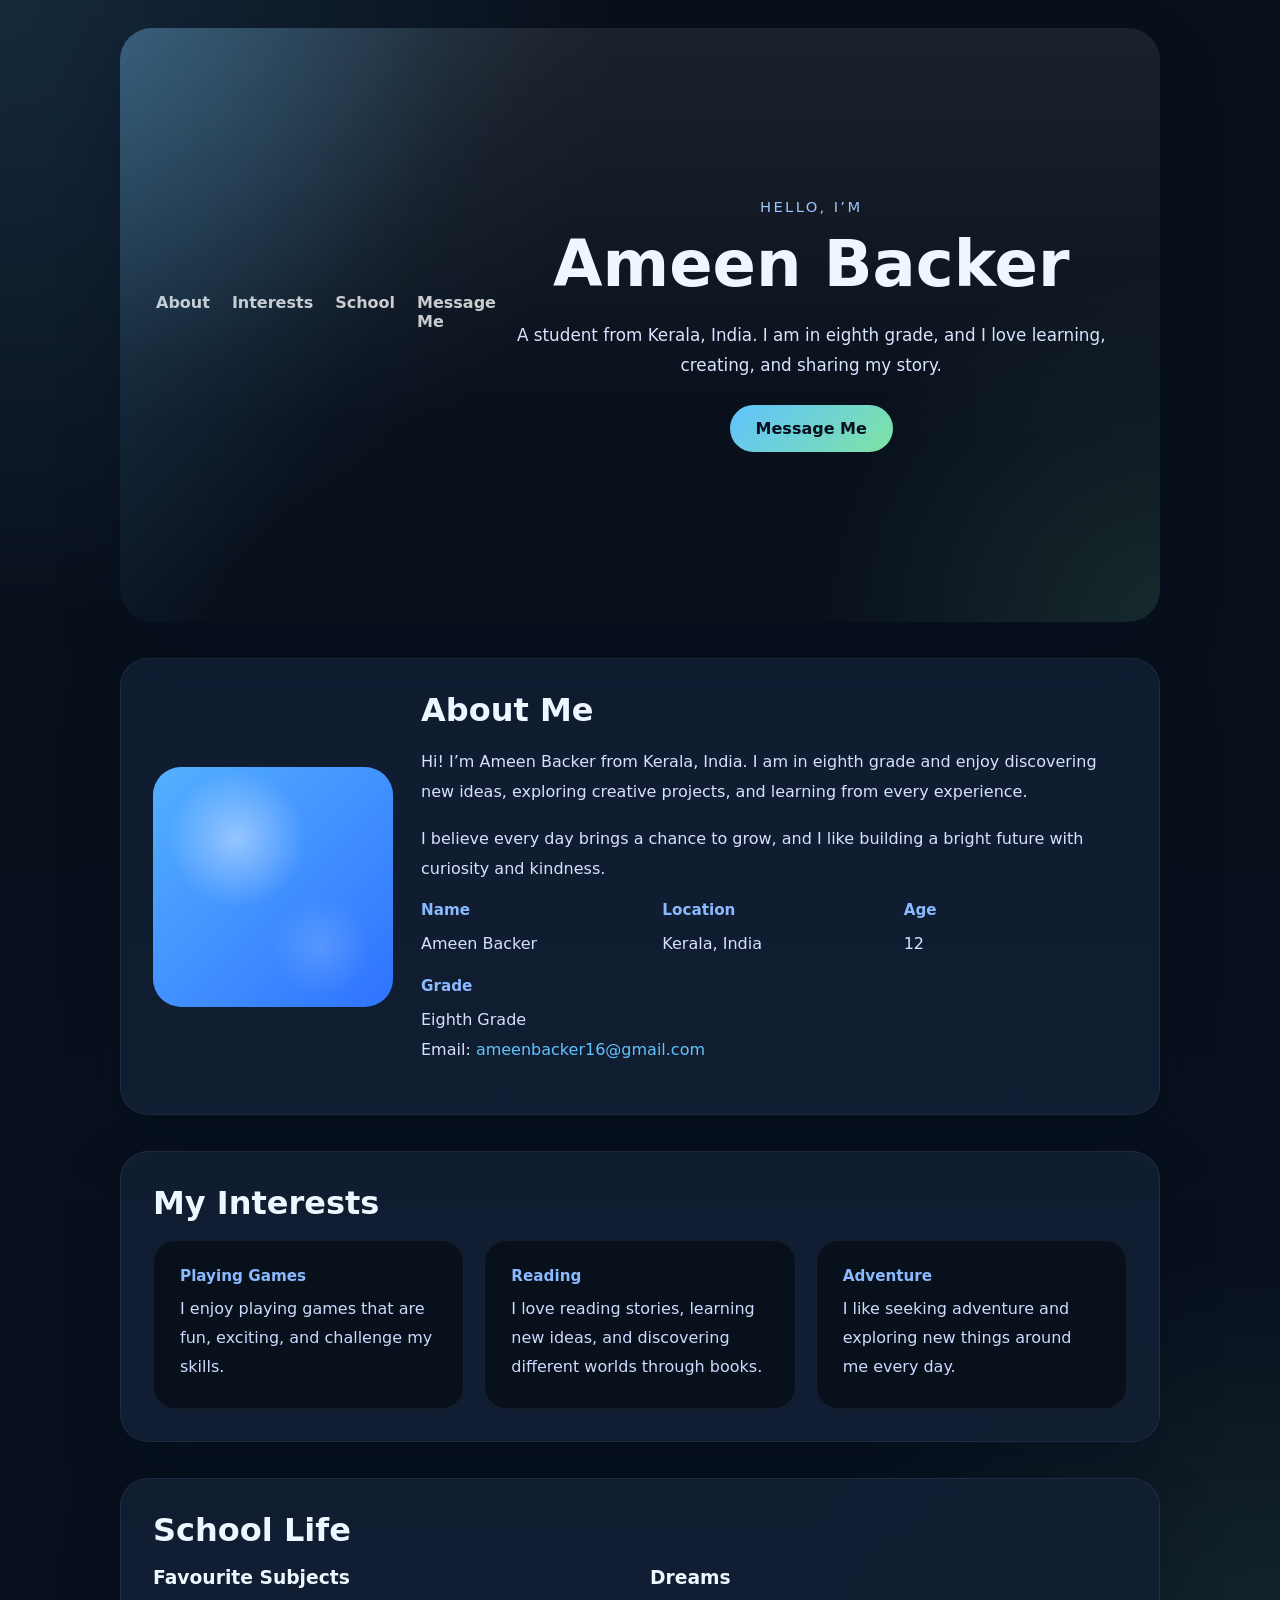
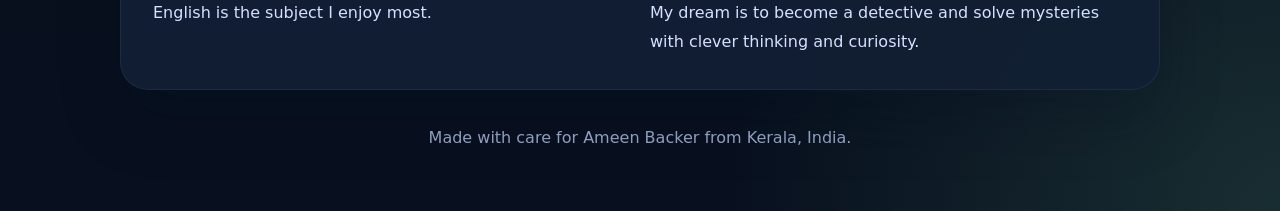
<file: index.html>
<!DOCTYPE html>
<html lang="en">
<head>
  <meta charset="UTF-8">
  <meta name="viewport" content="width=device-width, initial-scale=1.0">
  <title>Ameen Backer | About Me</title>
  <link rel="stylesheet" href="styles.css">
</head>
<body>
  <div class="page-container">
    <header class="hero">
      <nav class="top-nav">
        <a href="#about">About</a>
        <a href="#interests">Interests</a>
        <a href="#school">School</a>
        <a href="#" class="open-message">Message Me</a>
      </nav>

      <div class="hero-content">
        <p class="eyebrow">Hello, I’m</p>
        <h1>Ameen Backer</h1>
        <p class="subtitle">A student from Kerala, India. I am in eighth grade, and I love learning, creating, and sharing my story.</p>
        <a class="hero-button open-message" href="#">Message Me</a>
      </div>
    </header>

    <section id="about" class="profile-card">
      <div class="profile-image"></div>
      <div class="profile-details">
        <h2>About Me</h2>
        <p>Hi! I’m Ameen Backer from Kerala, India. I am in eighth grade and enjoy discovering new ideas, exploring creative projects, and learning from every experience.</p>
        <p>I believe every day brings a chance to grow, and I like building a bright future with curiosity and kindness.</p>

        <div class="info-grid">
          <div>
            <h3>Name</h3>
            <p>Ameen Backer</p>
          </div>
          <div>
            <h3>Location</h3>
            <p>Kerala, India</p>
          </div>
          <div>
            <h3>Age</h3>
            <p>12</p>
          </div>
          <div>
            <h3>Grade</h3>
            <p>Eighth Grade</p>
          </div>
        </div>
        <p class="contact-line">Email: <a href="mailto:ameenbacker16@gmail.com">ameenbacker16@gmail.com</a></p>
      </div>
    </section>

    <section id="interests" class="highlights">
      <h2>My Interests</h2>
      <div class="highlight-cards">
        <article>
          <h3>Playing Games</h3>
          <p>I enjoy playing games that are fun, exciting, and challenge my skills.</p>
        </article>
        <article>
          <h3>Reading</h3>
          <p>I love reading stories, learning new ideas, and discovering different worlds through books.</p>
        </article>
        <article>
          <h3>Adventure</h3>
          <p>I like seeking adventure and exploring new things around me every day.</p>
        </article>
      </div>
    </section>

    <section id="school" class="details-section">
      <h2>School Life</h2>
      <div class="details-grid">
        <div>
          <h3>Favourite Subjects</h3>
          <p>English is the subject I enjoy most.</p>
        </div>
        <div>
          <h3>Dreams</h3>
          <p>My dream is to become a detective and solve mysteries with clever thinking and curiosity.</p>
        </div>
      </div>
    </section>

    <div class="message-modal" aria-hidden="true">
      <div class="message-window">
        <button type="button" class="close-modal" aria-label="Close message form">×</button>
        <h2>Message Me</h2>
        <p>Type your name, email, and message below. When you click send, your email app will open so you can finish sending it.</p>
        <form class="message-form" action="mailto:ameenbacker16@gmail.com" method="GET" enctype="text/plain">
          <label for="visitor-name">Name</label>
          <input id="visitor-name" name="Name" type="text" placeholder="Your name" required>

          <label for="visitor-email">Email</label>
          <input id="visitor-email" name="Email" type="email" placeholder="you@example.com" required>

          <label for="visitor-message">Message</label>
          <textarea id="visitor-message" name="Message" rows="5" placeholder="Write your message here" required></textarea>

          <button type="submit">Send Message</button>
        </form>
        <p class="form-note">If your browser asks, allow it to open your email app to send the message.</p>
      </div>
    </div>

    <footer>
      <p>Made with care for Ameen Backer from Kerala, India.</p>
    </footer>
  </div>
  <script>
    const openButtons = document.querySelectorAll('.open-message');
    const messageModal = document.querySelector('.message-modal');
    const closeButton = document.querySelector('.close-modal');

    openButtons.forEach(button => {
      button.addEventListener('click', event => {
        event.preventDefault();
        messageModal.classList.add('visible');
        document.body.classList.add('modal-open');
      });
    });

    closeButton.addEventListener('click', () => {
      messageModal.classList.remove('visible');
      document.body.classList.remove('modal-open');
    });

    messageModal.addEventListener('click', event => {
      if (event.target === messageModal) {
        messageModal.classList.remove('visible');
        document.body.classList.remove('modal-open');
      }
    });
  </script>
</body>
</html>
</file>
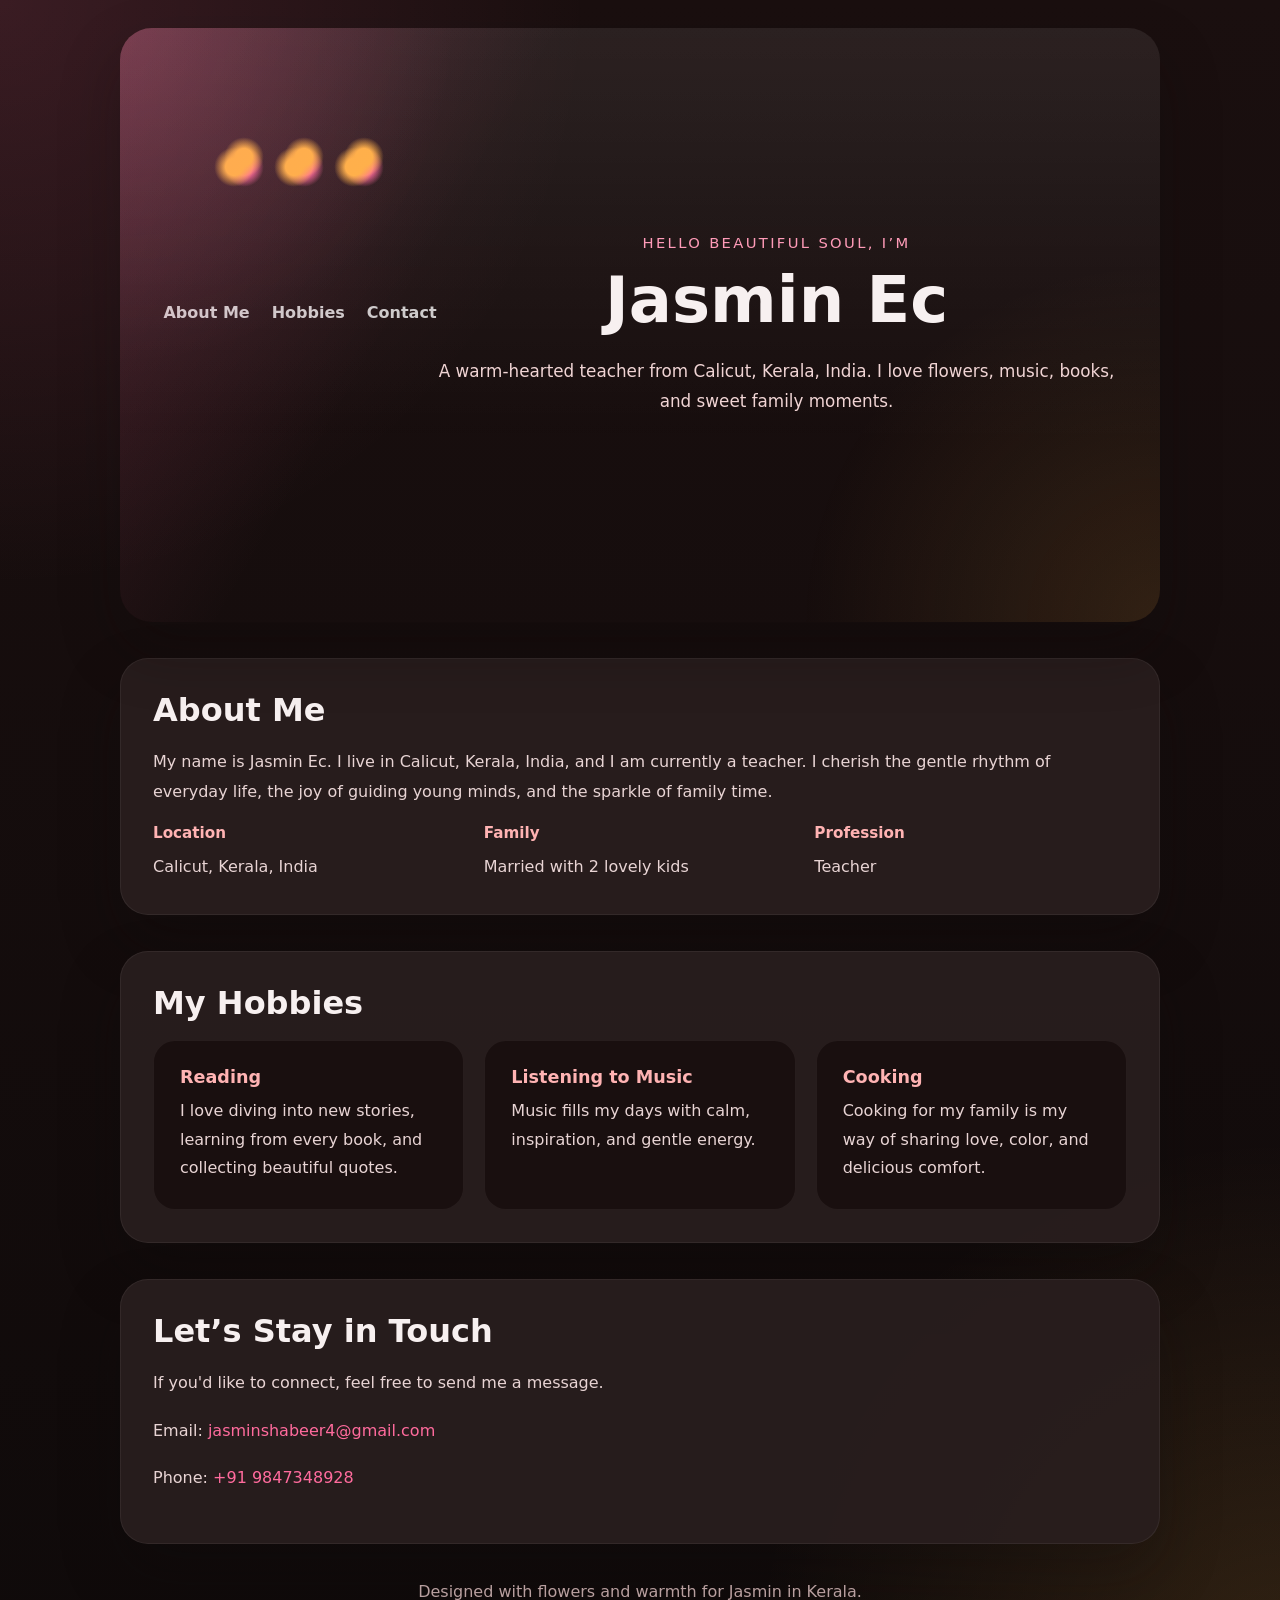
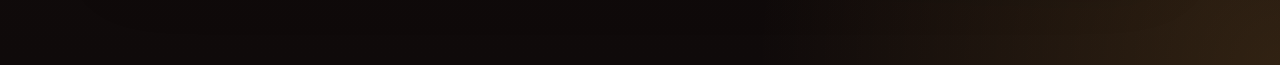
<file: jasmins website.html>
<!DOCTYPE html>
<html lang="en">
<head>
  <meta charset="UTF-8">
  <meta name="viewport" content="width=device-width, initial-scale=1.0">
  <title>Jasmin's Floral Page</title>
  <link rel="stylesheet" href="jasmin.css">
</head>
<body>
  <div class="page-wrap">
    <header class="hero">
      <nav class="hero-nav">
        <a href="#about">About Me</a>
        <a href="#hobbies">Hobbies</a>
        <a href="#contact">Contact</a>
      </nav>
      <div class="hero-copy">
        <p class="eyebrow">Hello beautiful soul, I’m</p>
        <h1>Jasmin Ec</h1>
        <p class="hero-text">A warm-hearted teacher from Calicut, Kerala, India. I love flowers, music, books, and sweet family moments.</p>
      </div>
      <div class="flower-group">
        <span class="flower flower-1"></span>
        <span class="flower flower-2"></span>
        <span class="flower flower-3"></span>
      </div>
    </header>

    <section id="about" class="section-card about-card">
      <h2>About Me</h2>
      <p>My name is Jasmin Ec. I live in Calicut, Kerala, India, and I am currently a teacher. I cherish the gentle rhythm of everyday life, the joy of guiding young minds, and the sparkle of family time.</p>
      <div class="detail-grid">
        <div>
          <h3>Location</h3>
          <p>Calicut, Kerala, India</p>
        </div>
        <div>
          <h3>Family</h3>
          <p>Married with 2 lovely kids</p>
        </div>
        <div>
          <h3>Profession</h3>
          <p>Teacher</p>
        </div>
      </div>
    </section>

    <section id="hobbies" class="section-card hobbies-card">
      <h2>My Hobbies</h2>
      <div class="hobby-list">
        <article>
          <h3>Reading</h3>
          <p>I love diving into new stories, learning from every book, and collecting beautiful quotes.</p>
        </article>
        <article>
          <h3>Listening to Music</h3>
          <p>Music fills my days with calm, inspiration, and gentle energy.</p>
        </article>
        <article>
          <h3>Cooking</h3>
          <p>Cooking for my family is my way of sharing love, color, and delicious comfort.</p>
        </article>
      </div>
    </section>

    <section id="contact" class="section-card contact-card">
      <h2>Let’s Stay in Touch</h2>
      <p>If you'd like to connect, feel free to send me a message.</p>
      <p class="contact-email">Email: <a href="mailto:jasminshabeer4@gmail.com">jasminshabeer4@gmail.com</a></p>
      <p class="contact-phone">Phone: <a href="tel:+919847348928">+91 9847348928</a></p>
    </section>

    <footer class="page-footer">
      <p>Designed with flowers and warmth for Jasmin in Kerala.</p>
    </footer>
  </div>
</body>
</html>
</file>
<file: styles.css>
:root {
  --bg: #08101f;
  --surface: #122035;
  --surface-soft: rgba(18, 32, 53, 0.9);
  --text: #eef7ff;
  --muted: #8f9ebf;
  --accent: #60c3ff;
  --accent-2: #7fe3a4;
  --shadow: 0 28px 60px rgba(1, 13, 30, 0.28);
}

* {
  box-sizing: border-box;
}

body {
  margin: 0;
  font-family: Inter, system-ui, -apple-system, BlinkMacSystemFont, "Segoe UI", sans-serif;
  background: radial-gradient(circle at top left, rgba(96, 195, 255, 0.14), transparent 28%),
              radial-gradient(circle at bottom right, rgba(126, 227, 164, 0.14), transparent 25%),
              linear-gradient(180deg, #09101b 0%, #08101f 100%);
  color: var(--text);
}

.page-container {
  max-width: 1080px;
  margin: 0 auto;
  padding: 28px 20px 48px;
}

.top-nav {
  display: flex;
  justify-content: flex-end;
  gap: 22px;
  padding-bottom: 16px;
  margin-bottom: 10px;
}

.top-nav a {
  color: rgba(255,255,255,0.78);
  text-decoration: none;
  font-weight: 600;
  transition: color 0.25s ease;
}

.top-nav a:hover {
  color: var(--accent);
}

.hero {
  position: relative;
  overflow: hidden;
  min-height: 66vh;
  display: flex;
  align-items: center;
  justify-content: center;
  background: linear-gradient(180deg, rgba(255,255,255,0.08), rgba(255,255,255,0) 70%),
              radial-gradient(circle at top left, rgba(96, 195, 255, 0.16), transparent 28%),
              radial-gradient(circle at bottom right, rgba(126, 227, 164, 0.12), transparent 30%);
  border-radius: 32px;
  padding: 44px 36px;
  box-shadow: var(--shadow);
}

.hero::after {
  content: "";
  position: absolute;
  inset: 0;
  background: linear-gradient(120deg, rgba(96, 195, 255, 0.16), transparent 32%);
  pointer-events: none;
}

.hero-content {
  position: relative;
  text-align: center;
  z-index: 1;
  max-width: 720px;
}

.eyebrow {
  margin: 0 0 18px;
  color: #98c7ff;
  letter-spacing: 0.16em;
  text-transform: uppercase;
  font-size: 0.92rem;
}

h1 {
  margin: 0;
  font-size: clamp(3rem, 5vw, 4.8rem);
  line-height: 0.98;
}

.subtitle {
  margin: 24px auto 0;
  max-width: 680px;
  font-size: 1.05rem;
  line-height: 1.8;
  color: #d8e4ff;
}

.hero-button {
  display: inline-block;
  margin-top: 24px;
  padding: 14px 26px;
  border-radius: 999px;
  background: linear-gradient(135deg, var(--accent), var(--accent-2));
  color: #08101f;
  font-weight: 700;
  text-decoration: none;
  transition: transform 0.2s ease, box-shadow 0.2s ease;
}

.hero-button:hover {
  transform: translateY(-2px);
  box-shadow: 0 18px 24px rgba(96, 195, 255, 0.18);
}

.message-modal {
  position: fixed;
  inset: 0;
  background: rgba(0, 0, 0, 0.65);
  display: flex;
  align-items: center;
  justify-content: center;
  padding: 24px;
  opacity: 0;
  visibility: hidden;
  transition: opacity 0.25s ease, visibility 0.25s ease;
  z-index: 100;
}

.message-modal.visible {
  opacity: 1;
  visibility: visible;
}

.message-window {
  width: min(640px, 100%);
  background: rgba(18, 32, 53, 0.98);
  border: 1px solid rgba(255, 255, 255, 0.08);
  border-radius: 28px;
  box-shadow: var(--shadow);
  padding: 34px;
  position: relative;
}

.message-window h2 {
  margin-top: 0;
  margin-bottom: 14px;
}

.close-modal {
  position: absolute;
  top: 18px;
  right: 18px;
  width: 36px;
  height: 36px;
  border: none;
  border-radius: 50%;
  background: rgba(255, 255, 255, 0.1);
  color: var(--text);
  font-size: 1.2rem;
  cursor: pointer;
}

body.modal-open {
  overflow: hidden;
}

.message-form {
  display: grid;
  gap: 16px;
}

.message-form label {
  font-weight: 600;
  color: #c3d5ff;
}

.message-form input,
.message-form textarea {
  width: 100%;
  border: 1px solid rgba(255,255,255,0.12);
  background: rgba(255,255,255,0.05);
  color: var(--text);
  border-radius: 18px;
  padding: 14px 16px;
  font: inherit;
}

.message-form input:focus,
.message-form textarea:focus {
  outline: 2px solid rgba(96, 195, 255, 0.35);
  outline-offset: 2px;
}

.message-form button {
  width: fit-content;
  padding: 14px 28px;
  border: none;
  border-radius: 18px;
  background: linear-gradient(135deg, var(--accent), var(--accent-2));
  color: #08101f;
  font-weight: 700;
  cursor: pointer;
  transition: transform 0.2s ease, box-shadow 0.2s ease;
}

.message-form button:hover {
  transform: translateY(-2px);
  box-shadow: 0 18px 30px rgba(96, 195, 255, 0.18);
}

.form-note {
  margin-top: 12px;
  color: var(--muted);
  font-size: 0.95rem;
}

.profile-card,
.highlights,
.details-section {
  background: var(--surface-soft);
  border: 1px solid rgba(255,255,255,0.06);
  border-radius: 28px;
  box-shadow: var(--shadow);
  padding: 32px;
  margin-top: 36px;
}

.profile-card {
  display: grid;
  grid-template-columns: 240px 1fr;
  gap: 28px;
  align-items: center;
}

.profile-image {
  width: 100%;
  aspect-ratio: 1 / 1;
  border-radius: 28px;
  background: linear-gradient(135deg, #54b0ff 0%, #2f73ff 100%);
  position: relative;
  overflow: hidden;
}

.profile-image::before {
  content: "";
  position: absolute;
  inset: 0;
  background: radial-gradient(circle at 35% 30%, rgba(255,255,255,0.42), transparent 30%),
              radial-gradient(circle at 70% 75%, rgba(255,255,255,0.15), transparent 20%);
}

.profile-details h2,
.highlights h2,
.details-section h2 {
  margin-top: 0;
  margin-bottom: 18px;
  font-size: 2rem;
}

.profile-details p,
.details-section p {
  margin: 0 0 18px;
  line-height: 1.85;
  color: #d7e0ff;
}

.info-grid {
  display: grid;
  grid-template-columns: repeat(3, minmax(120px, 1fr));
  gap: 18px;
}

.info-grid h3,
.highlight-cards h3 {
  margin: 0 0 10px;
  font-size: 0.95rem;
  color: #8ab9ff;
}

.info-grid p {
  margin: 0;
  font-size: 1rem;
}

.highlight-cards {
  display: grid;
  grid-template-columns: repeat(3, minmax(220px, 1fr));
  gap: 20px;
}

.highlight-cards article {
  background: rgba(9, 16, 27, 0.96);
  border-radius: 22px;
  padding: 26px;
  border: 1px solid rgba(255,255,255,0.06);
  transition: transform 0.25s ease, border-color 0.25s ease;
}

.highlight-cards article:hover {
  transform: translateY(-6px);
  border-color: rgba(96, 195, 255, 0.35);
}

.highlight-cards p {
  margin: 0;
  line-height: 1.8;
  color: #cdd9ff;
}

.details-grid {
  display: grid;
  grid-template-columns: 1fr 1fr;
  gap: 20px;
}

.details-grid h3 {
  margin-top: 0;
  margin-bottom: 10px;
}

.details-grid p {
  margin: 0;
  color: #d7e0ff;
  line-height: 1.85;
}

.contact-section p {
  margin-bottom: 24px;
  color: #d7e0ff;
}

.message-form {
  display: grid;
  gap: 16px;
}

.message-form label {
  font-weight: 600;
  color: #c3d5ff;
}

.message-form input,
.message-form textarea {
  width: 100%;
  border: 1px solid rgba(255,255,255,0.12);
  background: rgba(255,255,255,0.05);
  color: var(--text);
  border-radius: 18px;
  padding: 14px 16px;
  font: inherit;
}

.message-form input:focus,
.message-form textarea:focus {
  outline: 2px solid rgba(96, 195, 255, 0.35);
  outline-offset: 2px;
}

.message-form button {
  width: fit-content;
  padding: 14px 28px;
  border: none;
  border-radius: 18px;
  background: linear-gradient(135deg, var(--accent), var(--accent-2));
  color: #08101f;
  font-weight: 700;
  cursor: pointer;
  transition: transform 0.2s ease, box-shadow 0.2s ease;
}

.message-form button:hover {
  transform: translateY(-2px);
  box-shadow: 0 18px 30px rgba(96, 195, 255, 0.18);
}

.form-note {
  margin-top: 12px;
  color: var(--muted);
  font-size: 0.95rem;
}

footer {
  margin-top: 38px;
  text-align: center;
  color: var(--muted);
}

.contact-line {
  margin-top: 18px;
  font-size: 1rem;
  color: #d8e4ff;
}

.contact-line a {
  color: var(--accent);
  text-decoration: none;
}

.contact-line a:hover {
  text-decoration: underline;
}

@media (max-width: 900px) {
  .profile-card,
  .details-grid {
    grid-template-columns: 1fr;
  }

  .info-grid {
    grid-template-columns: 1fr 1fr;
  }
}

@media (max-width: 640px) {
  .page-container {
    padding: 20px 16px 36px;
  }

  .hero {
    padding: 30px 22px;
    min-height: auto;
  }

  .top-nav {
    justify-content: center;
    flex-wrap: wrap;
  }

  .info-grid {
    grid-template-columns: 1fr;
  }

  .highlight-cards {
    grid-template-columns: 1fr;
  }
}
</file>
<file: jasmin.css>
:root {
  --bg: #0f0a0a;
  --surface: #2a1f1f;
  --surface-soft: rgba(42, 31, 31, 0.9);
  --text: #f7f0f0;
  --muted: #b89f9f;
  --accent: #ff6b9d;
  --accent-2: #ffb347;
  --shadow: 0 28px 60px rgba(15, 10, 10, 0.28);
}

* {
  box-sizing: border-box;
}

body {
  margin: 0;
  font-family: Inter, system-ui, -apple-system, BlinkMacSystemFont, "Segoe UI", sans-serif;
  background: radial-gradient(circle at top left, rgba(255, 107, 157, 0.14), transparent 28%),
              radial-gradient(circle at bottom right, rgba(255, 179, 71, 0.14), transparent 25%),
              linear-gradient(180deg, #1a0f0f 0%, #0f0a0a 100%);
  color: var(--text);
}

.page-wrap {
  max-width: 1080px;
  margin: 0 auto;
  padding: 28px 20px 48px;
}

.hero-nav {
  display: flex;
  justify-content: space-between;
  align-items: center;
  gap: 22px;
  padding-bottom: 16px;
  margin-bottom: 10px;
}

.hero-nav a {
  color: rgba(255,255,255,0.78);
  text-decoration: none;
  font-weight: 600;
  transition: color 0.25s ease;
}

.hero-nav a:hover {
  color: var(--accent);
}

.hero {
  position: relative;
  overflow: hidden;
  min-height: 66vh;
  display: flex;
  align-items: center;
  justify-content: center;
  background: linear-gradient(180deg, rgba(255,255,255,0.08), rgba(255,255,255,0) 70%),
              radial-gradient(circle at top left, rgba(255, 107, 157, 0.16), transparent 28%),
              radial-gradient(circle at bottom right, rgba(255, 179, 71, 0.12), transparent 30%);
  border-radius: 32px;
  padding: 44px 36px;
  box-shadow: var(--shadow);
}

.hero::after {
  content: "";
  position: absolute;
  inset: 0;
  background: linear-gradient(120deg, rgba(255, 107, 157, 0.16), transparent 32%);
  pointer-events: none;
}

.hero-copy {
  position: relative;
  text-align: center;
  z-index: 1;
  max-width: 720px;
}

.eyebrow {
  margin: 0 0 18px;
  color: #ff9bb8;
  letter-spacing: 0.16em;
  text-transform: uppercase;
  font-size: 0.92rem;
}

h1 {
  margin: 0;
  font-size: clamp(3rem, 5vw, 4.8rem);
  line-height: 0.98;
}

.hero-text {
  margin: 24px auto 0;
  max-width: 680px;
  font-size: 1.05rem;
  line-height: 1.8;
  color: #f0d4d4;
}

.flower-group {
  position: absolute;
  top: 20%;
  left: 10%;
  display: flex;
  gap: 20px;
}

.flower {
  width: 40px;
  height: 40px;
  border-radius: 50%;
  background: radial-gradient(circle, var(--accent) 30%, transparent 70%);
  position: relative;
}

.flower::before,
.flower::after {
  content: '';
  position: absolute;
  width: 40px;
  height: 40px;
  border-radius: 50%;
  background: radial-gradient(circle, var(--accent-2) 30%, transparent 70%);
}

.flower::before {
  top: -10px;
  left: 0;
}

.flower::after {
  top: 0;
  left: -10px;
}

.section-card {
  background: var(--surface-soft);
  border: 1px solid rgba(255,255,255,0.06);
  border-radius: 28px;
  box-shadow: var(--shadow);
  padding: 32px;
  margin-top: 36px;
}

.about-card,
.hobbies-card,
.contact-card {
  /* Additional styles if needed */
}

.section-card h2 {
  margin-top: 0;
  margin-bottom: 18px;
  font-size: 2rem;
}

.section-card p {
  margin: 0 0 18px;
  line-height: 1.85;
  color: #e8d4d4;
}

.detail-grid {
  display: grid;
  grid-template-columns: repeat(3, minmax(120px, 1fr));
  gap: 18px;
}

.detail-grid h3 {
  margin: 0 0 10px;
  font-size: 0.95rem;
  color: #ffb3b3;
}

.detail-grid p {
  margin: 0;
  font-size: 1rem;
}

.hobby-list {
  display: grid;
  grid-template-columns: repeat(3, minmax(220px, 1fr));
  gap: 20px;
}

.hobby-list article {
  background: rgba(26, 15, 15, 0.96);
  border-radius: 22px;
  padding: 26px;
  border: 1px solid rgba(255,255,255,0.06);
  transition: transform 0.25s ease, border-color 0.25s ease;
}

.hobby-list article:hover {
  transform: translateY(-6px);
  border-color: rgba(255, 107, 157, 0.35);
}

.hobby-list h3 {
  margin: 0 0 10px;
  font-size: 1.1rem;
  color: #ffb3b3;
}

.hobby-list p {
  margin: 0;
  line-height: 1.8;
  color: #e8d4d4;
}

.contact-email {
  margin-top: 18px;
  font-size: 1rem;
  color: #f0d4d4;
}

.contact-email a {
  color: var(--accent);
  text-decoration: none;
}

.contact-email a:hover {
  text-decoration: underline;
}

.contact-phone {
  margin-top: 10px;
  font-size: 1rem;
  color: #f0d4d4;
}

.contact-phone a {
  color: var(--accent);
  text-decoration: none;
}

.contact-phone a:hover {
  text-decoration: underline;
}

.page-footer {
  margin-top: 38px;
  text-align: center;
  color: var(--muted);
}

@media (max-width: 900px) {
  .detail-grid {
    grid-template-columns: 1fr 1fr;
  }
}

@media (max-width: 640px) {
  .page-wrap {
    padding: 20px 16px 36px;
  }

  .hero {
    padding: 30px 22px;
    min-height: auto;
  }

  .hero-nav {
    flex-direction: column;
    align-items: center;
  }

  .detail-grid {
    grid-template-columns: 1fr;
  }

  .hobby-list {
    grid-template-columns: 1fr;
  }

  .flower-group {
    display: none;
  }
}
</file>
